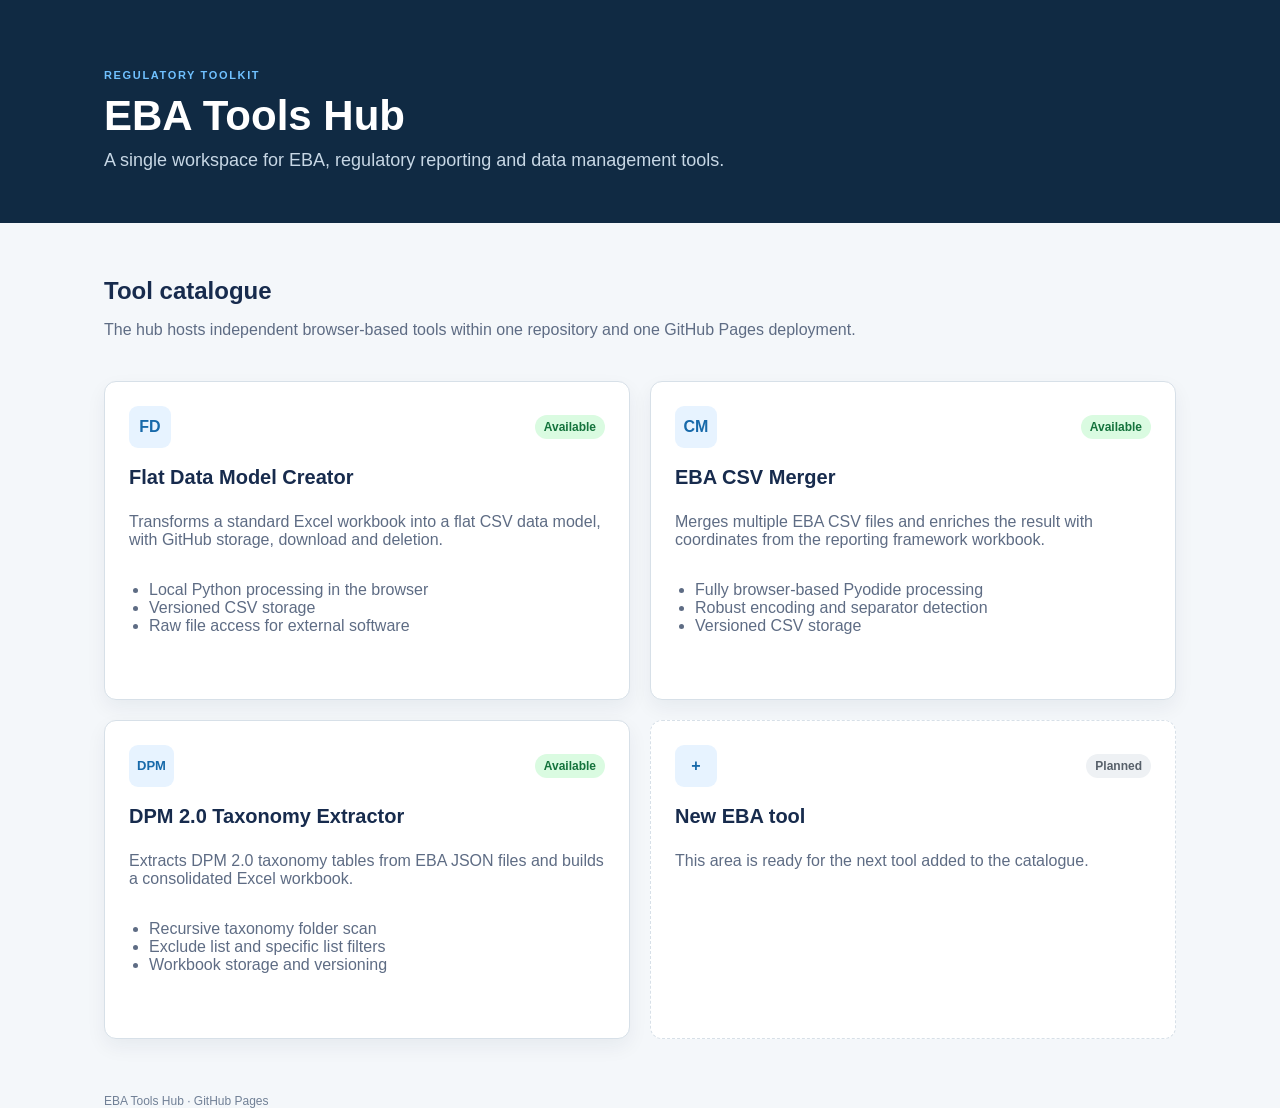
<file: index.html>
<!doctype html>
<html lang="en">
<head>
  <meta charset="utf-8">
  <meta name="viewport" content="width=device-width,initial-scale=1">
  <meta name="description" content="A central hub for EBA and regulatory data tools.">
  <title>EBA Tools Hub</title>
  <link rel="stylesheet" href="./assets/css/hub.css?v=2">
</head>
<body>
  <header class="hero"><div class="wrap"><p class="eyebrow">REGULATORY TOOLKIT</p><h1>EBA Tools Hub</h1><p class="hero-copy">A single workspace for EBA, regulatory reporting and data management tools.</p></div></header>
  <main class="wrap">
    <section class="intro"><h2>Tool catalogue</h2><p>The hub hosts independent browser-based tools within one repository and one GitHub Pages deployment.</p></section>
    <section class="grid" aria-label="Available tools">
      <a class="tool-card clickable" href="./tools/flat-data-model/" aria-label="Open Flat Data Model Creator">
        <div class="tool-top"><span class="tool-icon">FD</span><span class="status">Available</span></div>
        <h3>Flat Data Model Creator</h3><p>Transforms a standard Excel workbook into a flat CSV data model, with GitHub storage, download and deletion.</p>
        <ul><li>Local Python processing in the browser</li><li>Versioned CSV storage</li><li>Raw file access for external software</li></ul>
      </a>
      <a class="tool-card clickable" href="./tools/eba-csv-merger/" aria-label="Open EBA CSV Merger">
        <div class="tool-top"><span class="tool-icon">CM</span><span class="status">Available</span></div>
        <h3>EBA CSV Merger</h3><p>Merges multiple EBA CSV files and enriches the result with coordinates from the reporting framework workbook.</p>
        <ul><li>Fully browser-based Pyodide processing</li><li>Robust encoding and separator detection</li><li>Versioned CSV storage</li></ul>
      </a>
      <a class="tool-card clickable" href="./tools/dpm-2-taxonomy-extractor/" aria-label="Open DPM 2.0 Taxonomy Extractor">
        <div class="tool-top"><span class="tool-icon wide">DPM</span><span class="status">Available</span></div>
        <h3>DPM 2.0 Taxonomy Extractor</h3><p>Extracts DPM 2.0 taxonomy tables from EBA JSON files and builds a consolidated Excel workbook.</p>
        <ul><li>Recursive taxonomy folder scan</li><li>Exclude list and specific list filters</li><li>Workbook storage and versioning</li></ul>
      </a>
      <article class="tool-card placeholder"><div class="tool-top"><span class="tool-icon">+</span><span class="status neutral">Planned</span></div><h3>New EBA tool</h3><p>This area is ready for the next tool added to the catalogue.</p></article>
    </section>
  </main>
  <footer class="wrap">EBA Tools Hub · GitHub Pages</footer>
</body>
</html>
</file>
<file: assets/css/hub.css>
:root {
  --navy: #102a43;
  --blue: #1769aa;
  --bg: #f4f7fa;
  --line: #d7e0e8;
  --text: #172b4d;
  --muted: #5e6c84;
}

* { box-sizing: border-box; }

body {
  margin: 0;
  background: var(--bg);
  color: var(--text);
  font-family: -apple-system, BlinkMacSystemFont, "Segoe UI", sans-serif;
}

.wrap { max-width: 1120px; margin: auto; padding: 0 24px; }
.hero { background: var(--navy); color: #fff; padding: 58px 0 52px; }
.hero h1 { font-size: 42px; margin: 4px 0 10px; }
.hero-copy { color: #c7d7e5; font-size: 18px; margin: 0; }
.eyebrow { color: #70c1ff; font-size: 11px; font-weight: 800; letter-spacing: .15em; }
.intro { padding: 34px 0 10px; }
.intro h2 { margin-bottom: 5px; }
.intro p, .tool-card p, .tool-card li { color: var(--muted); }

.grid {
  display: grid;
  grid-template-columns: repeat(2, 1fr);
  gap: 20px;
  padding: 16px 0 55px;
}

.tool-card {
  display: flex;
  flex-direction: column;
  padding: 24px;
  background: #fff;
  border: 1px solid var(--line);
  border-radius: 12px;
  box-shadow: 0 8px 20px rgba(16, 42, 67, .06);
}

.tool-card.clickable {
  color: inherit;
  text-decoration: none;
  cursor: pointer;
  transition: transform .2s ease, box-shadow .2s ease, border-color .2s ease;
}

.tool-card.clickable:hover,
.tool-card.clickable:focus-visible {
  transform: translateY(-4px);
  border-color: #8fb9dd;
  box-shadow: 0 12px 28px rgba(16, 42, 67, .12);
  outline: none;
}

.tool-card.clickable:hover .tool-icon,
.tool-card.clickable:focus-visible .tool-icon { background: var(--blue); color: #fff; }
.tool-card.placeholder { border-style: dashed; box-shadow: none; }
.tool-top { display: flex; justify-content: space-between; align-items: center; }
.tool-icon { display: grid; place-items: center; width: 42px; height: 42px; background: #e7f3ff; color: var(--blue); border-radius: 9px; font-weight: 800; transition: background-color .2s ease, color .2s ease; }
.tool-icon.wide { width: auto; min-width: 42px; padding: 0 8px; font-size: 13px; }
.status { padding: 5px 9px; background: #dafbe1; color: #14733c; border-radius: 20px; font-size: 12px; font-weight: 700; }
.status.neutral { background: #eef1f4; color: #57606a; }
.tool-card h3 { margin: 18px 0 8px; font-size: 20px; }
.tool-card ul { min-height: 78px; padding-left: 20px; }
footer { padding-bottom: 24px; color: #718096; font-size: 12px; }

@media (max-width: 900px) { .grid { grid-template-columns: 1fr; } }
@media (max-width: 600px) { .hero h1 { font-size: 34px; } }
</file>
